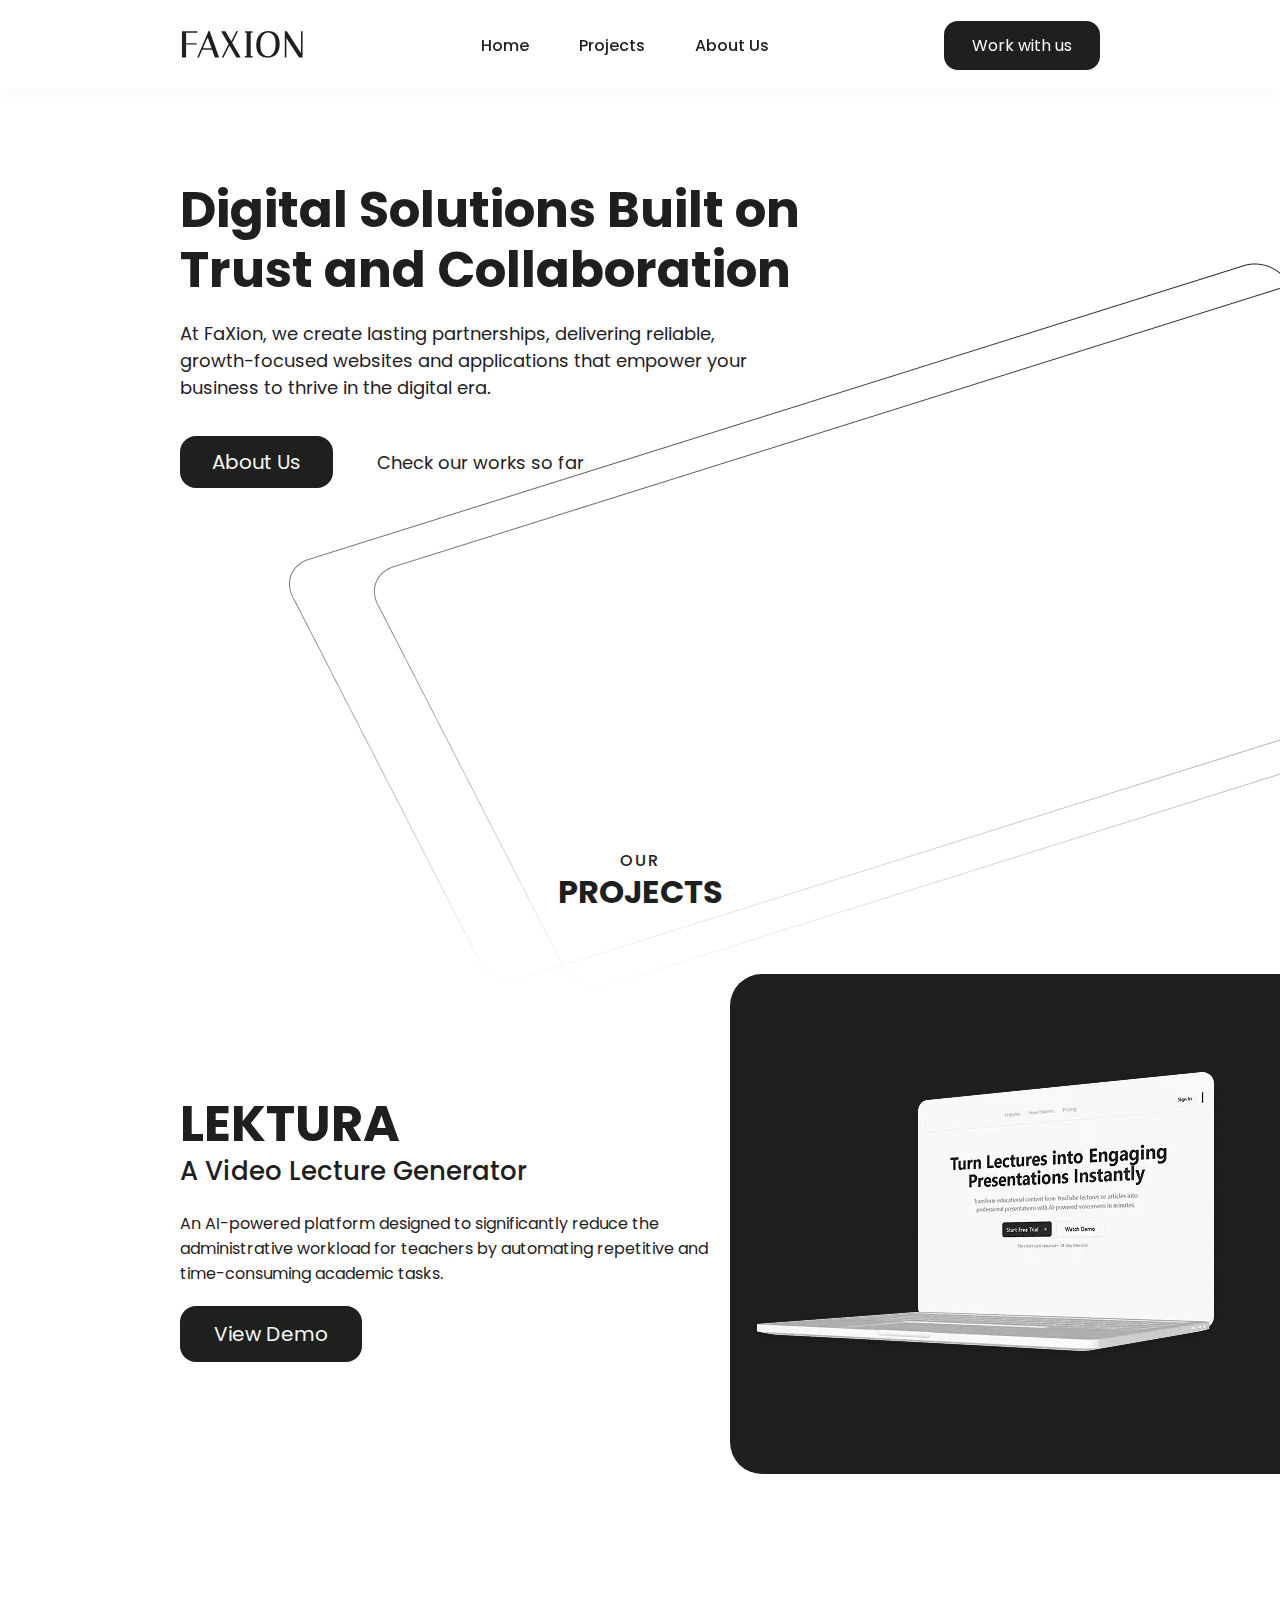
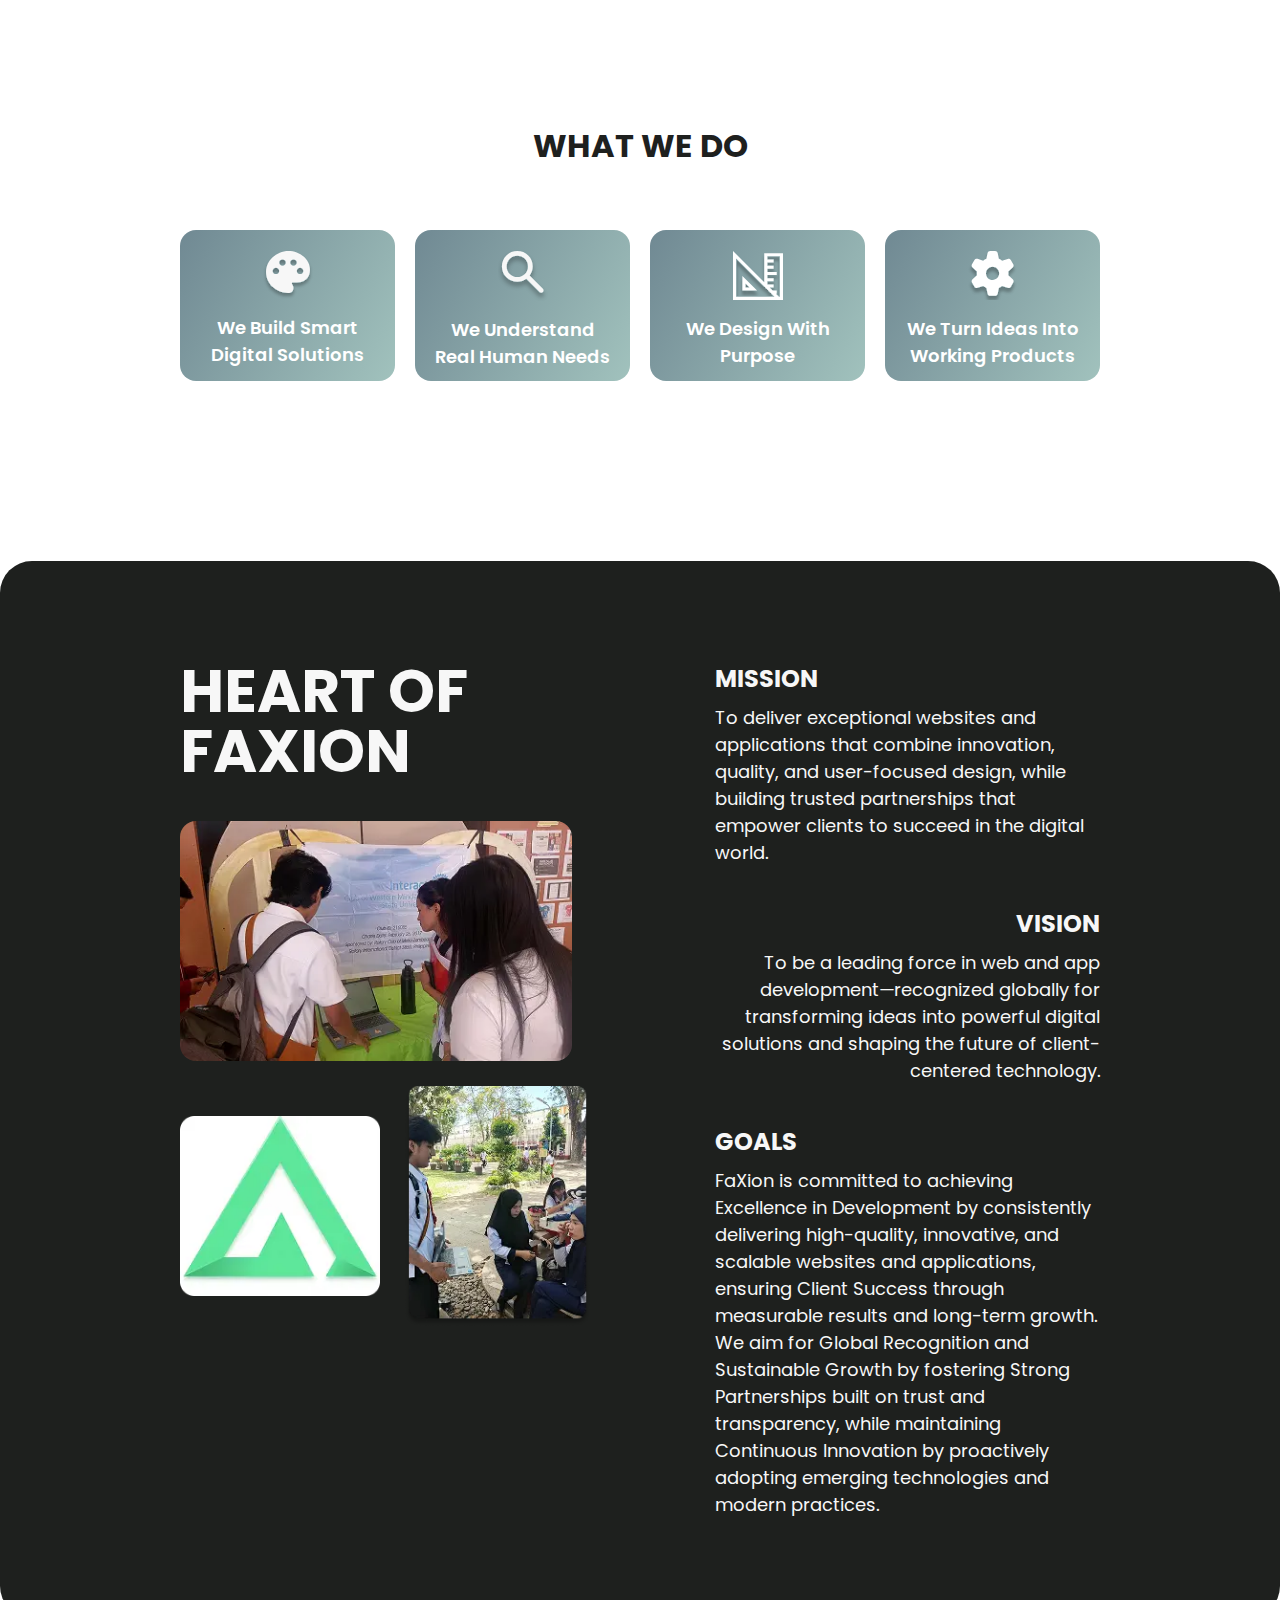
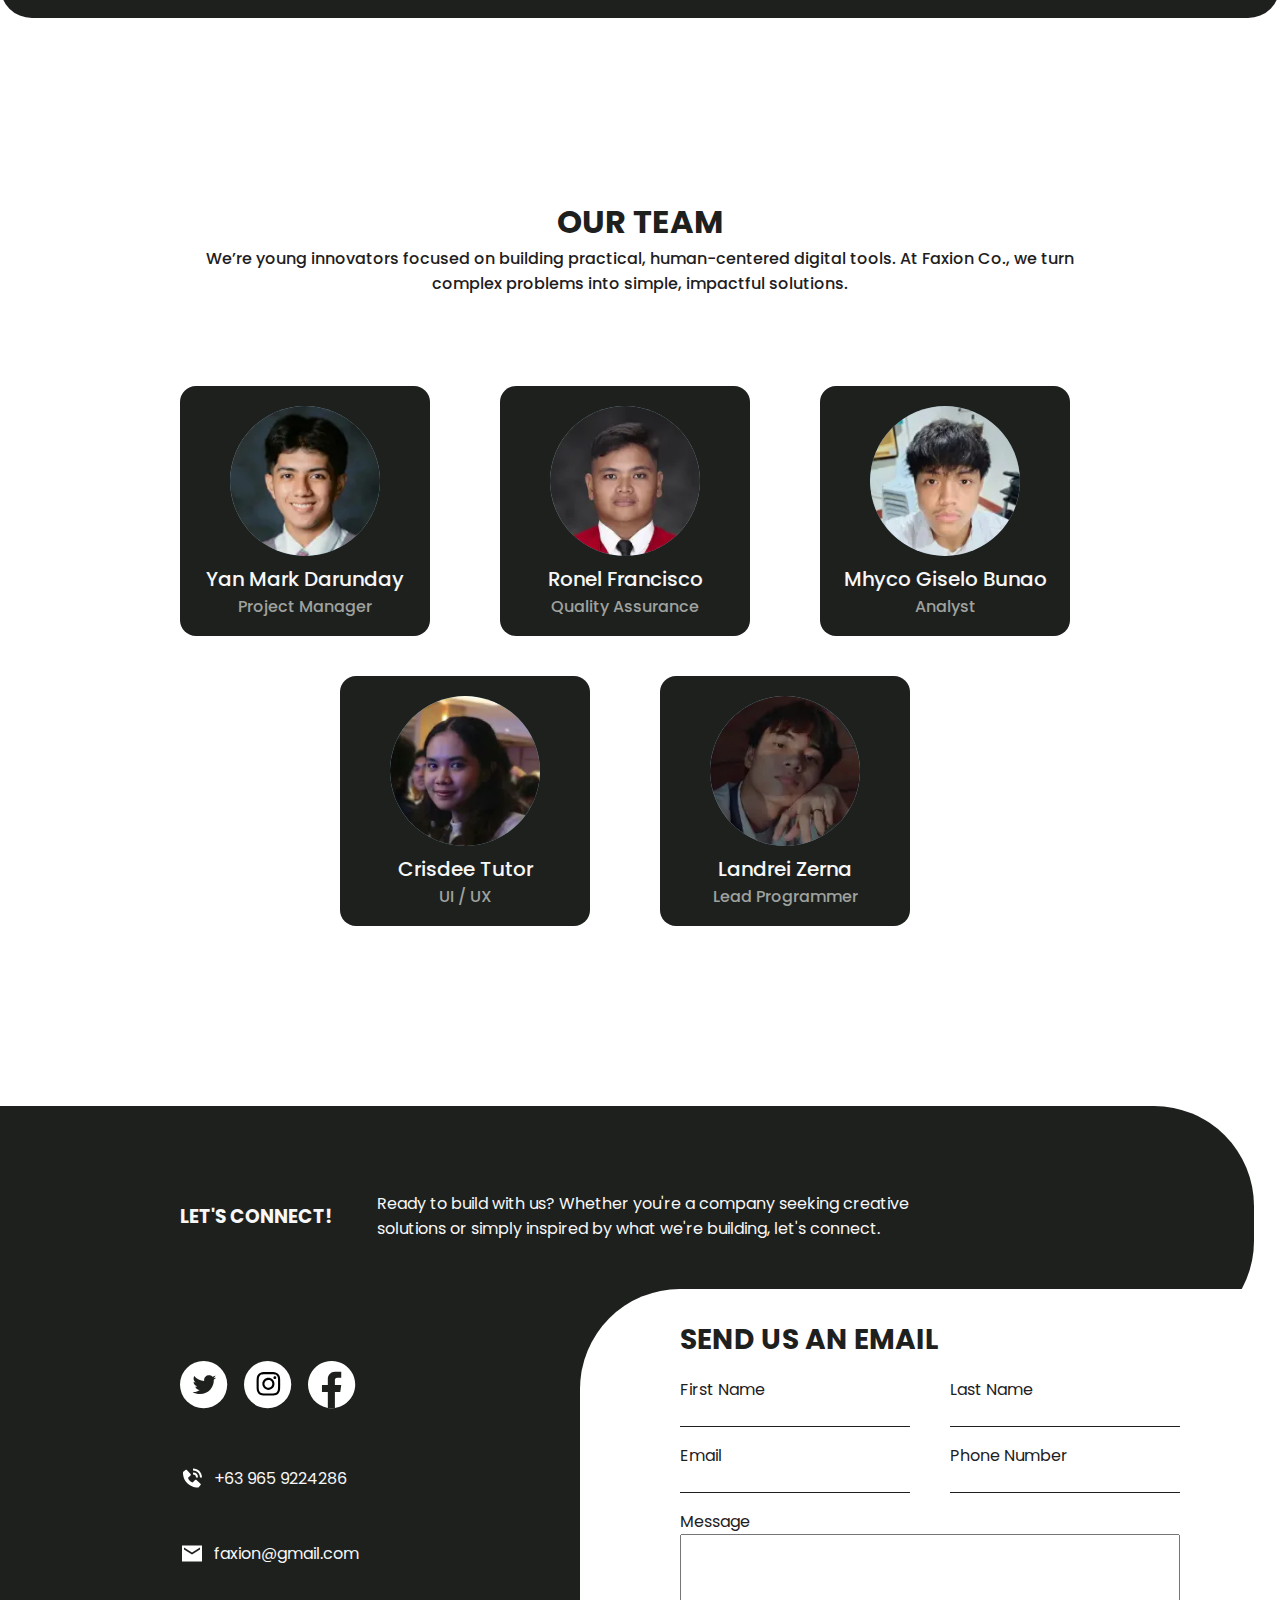
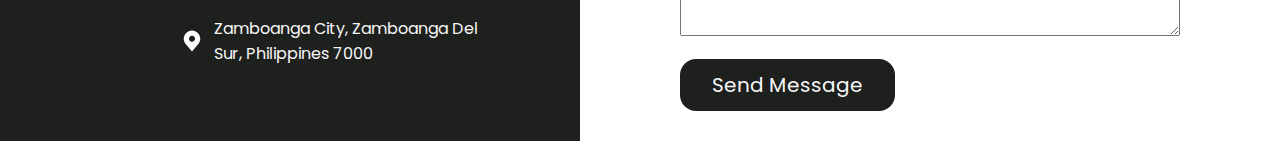
<file: index.html>
<!DOCTYPE html>
<html lang="en">
<head>
    <meta charset="UTF-8">
    <meta name="viewport" content="width=device-width, initial-scale=1.0">
    <title>FAXION</title>
    <link rel="stylesheet" href="./style.css">
    <link rel="preconnect" href="https://fonts.googleapis.com">
    <link rel="icon" href="/logo.svg" type="image/svg+xml">

<link rel="preconnect" href="https://fonts.gstatic.com" crossorigin>
<link href="https://fonts.googleapis.com/css2?family=Italiana&family=Poppins:ital,wght@0,100;0,200;0,300;0,400;0,500;0,600;0,700;0,800;0,900;1,100;1,200;1,300;1,400;1,500;1,600;1,700;1,800;1,900&family=Roboto+Serif:ital,opsz,wght@0,8..144,100..900;1,8..144,100..900&family=Roboto:ital,wght@0,100;0,300;0,400;0,500;0,700;0,900;1,100;1,300;1,400;1,500;1,700;1,900&family=Sarina&display=swap" rel="stylesheet">
</head>
<body>
    <nav class="navbar">
        <a href="#" class="nav-logo">FAXION</a>
        <ul class="nav-links">
            <li><a href="#">Home</a></li>
            <li><a href="#projects">Projects</a></li>
            <li><a href="#MVG">About Us</a></li>
        </ul>
        <a href="#contacts"><button class="nav-cta">Work with us</button></a>
    </nav>
    <section class="hero" id="hero">
        <h1>Digital Solutions Built on Trust and Collaboration</h1>
        <p>At FaXion, we create lasting partnerships, delivering reliable, growth-focused websites and applications that empower your business to thrive in the digital era.</p>
        <div class="hero-CTA">
            <a href="#MVG"><button class="btn">About Us</button></a>
            <a href="#projects">Check our works so far</a>
        </div>
        <img src="./Images/home.webp" alt="">
    </section>
    <section class="projects" id="projects">
        <div class="heading">
            <p>OUR</p>
            <h2>PROJECTS</h2>
        </div>
        <div class="project">
            <div class="project-text">
                <div class="project-name">
                    <p class="project-title">LEKTURA</p>
                    <p class="project-subtitle">A Video Lecture Generator</p>
                </div>
                <p class="project-desc">An AI-powered platform designed to significantly reduce the administrative workload for teachers by automating repetitive and time-consuming academic tasks.</p>
                <a href="https://lektura.vercel.app" target="_blank"><button class="project-btn btn">View Demo</button></a>
            </div>
            <div class="image-cont">
                <img src="./Images/mockup.webp" alt="">
            </div>
        </div>
    </section>
    <section class="services" id="services">
            <h2 class="heading">WHAT WE DO</h2>
            <div class="service-cards">
                <class class="service-card">
                    <img src="./Images/card1.svg" alt="">
                    <p class="card-title">We Build Smart Digital Solutions</p>
                    <p class="card-desc">We build innovative technology solutions for education, business, and communities.</p>
                </class>
                <class class="service-card">
                    <img src="./Images/card2.svg" alt="">
                    <p class="card-title">We Understand Real Human Needs</p>
                    <p class="card-desc">We use deep research to uncover real needs, ensuring our solutions are grounded in truth.</p>
                </class>
                <class class="service-card">
                    <img src="./Images/card3.svg" alt="">
                    <p class="card-title">We Design With Purpose</p>
                    <p class="card-desc">We create accessible and meaningful digital experiences, shaped by real user feedback and real-world testing.</p>
                </class>
                <class class="service-card">
                    <img src="./Images/card4.svg" alt="">
                    <p class="card-title">We Turn Ideas Into Working Products</p>
                    <p class="card-desc">We transform ideas into pilot-ready solutions using everything from wireframes to interactive prototypes and AI-powered tools.</p>
                </class>
            </div>
    </section>
    <section class="MVG" id="MVG">
        <div class="left">
            <h2>HEART OF FAXION</h2>
            <div class="grid-container">
                <div class="first">
                    <img src="./Images/top.webp" alt="" class="first">
                </div><br>
                <div class="second">
                    <img src="./Images//botLeft.webp" alt="" class="second">
                </div>
                <div class="third">
                    <img src="./Images/botRight.webp" alt="" class="third">
                </div>
            </div>
        </div>
        <div class="right">
            <div class="mission">
                <h3>MISSION</h3>
                <p>To deliver exceptional websites and applications that combine innovation, quality, and user-focused design, while building trusted partnerships that empower clients to succeed in the digital world.</p>
            </div>
            <div class="vision">
                <h3>VISION</h3>
                <p> To be a leading force in web and app development—recognized globally for transforming ideas into powerful digital solutions and shaping the future of client-centered technology.</p>
            </div>
            <div class="goals">
                <h3>GOALS</h3>
                <p>FaXion is committed to achieving Excellence in Development by consistently delivering high-quality, innovative, and scalable websites and applications, ensuring Client Success through measurable results and long-term growth. We aim for Global Recognition and Sustainable Growth by fostering Strong Partnerships built on trust and transparency, while maintaining Continuous Innovation by proactively adopting emerging technologies and modern practices.</p>
            </div>
        </div>
    </section>
    <section class="team" id="team">
        <h2>OUR TEAM</h2>
        <p>We’re young innovators focused on building practical, human-centered digital tools. At Faxion Co., we turn complex problems into simple, impactful solutions.</p>
        <div class="teamCard">
            <div class="memberCard">
                <img src="./Images/Yan.webp" alt="" class="img-cont">
                <p class="memberName">Yan Mark Darunday</p>
                <p class="memberRole">Project Manager</p>
            </div>
            <div class="memberCard">
                <img src="./Images/Ronel.webp" alt="" class="img-cont">
                <p class="memberName">Ronel Francisco</p>
                <p class="memberRole">Quality Assurance</p>
            </div>
            <div class="memberCard">
                <img src="./Images/Mhyco.webp" alt="" class="img-cont">
                <p class="memberName">Mhyco Giselo Bunao</p>
                <p class="memberRole">Analyst</p>
            </div>
            <div class="memberCard">
                <img src="./Images/Crisdee.webp" alt="" class="img-cont">
                <p class="memberName">Crisdee Tutor</p>
                <p class="memberRole">UI / UX</p>
            </div>
            <div class="memberCard">
                <img src="./Images/Landrei.webp" alt="" class="img-cont">
                <p class="memberName">Landrei Zerna</p>
                <p class="memberRole">Lead Programmer</p>
            </div>
        </div>
    </section>
    <section class="contacts" id="contacts">
        <div class="top">
            <h3>LET'S CONNECT!</h3>
            <p>Ready to build with us? Whether you're a company seeking creative solutions or simply inspired by what we're building, let's connect.</p>
            <div class="space"></div>
        </div>
        <div class="bottom">
            <div class="bottom-left">
                <div class="socials">
                    <a href="https://x.com/Faxioncompany" target="_blank"><img src="./Images/tweeter.svg" alt="" class="tweeter"></a>
                    <a href="https://www.instagram.com/faxioncompany/?next=%2F" target="_blank"><img src="./Images/instagram.svg" alt="" class="instagram"></a>
                    <a href="https://www.facebook.com/profile.php?id=61584624385543" target="_blank"><img src="./Images/facebook.svg" alt="" class="facebook"></a>
                </div>
                <div class="contacts">
                    <div class="phone">
                        <img src="./Images/phone.svg" alt="">
                        <p>+63 965 9224286</p>
                    </div>
                    <div class="gmail">
                        <img src="./Images/mail.svg" alt="">
                        <p>faxion@gmail.com</p>
                    </div>
                    <div class="location">
                        <img src="./Images/locationsvg.svg" alt="">
                        <p>Zamboanga City, Zamboanga Del Sur, Philippines 7000</p>
                    </div>
                </div>
            </div>
            <div class="bottom-right">
                <p>SEND US AN EMAIL</p>
                <form action="https://api.web3forms.com/submit" method="POST">
                    <!-- Web3Forms Access Key -->
                    <input type="hidden" name="access_key" value="e004e42e-18ea-4d89-bde8-42314dfe0b8f">

                    <!-- Explicit Gmail recipient -->
                    <input type="hidden" name="email_to" value="ydarunday@gmail.com">
                    
                    <!-- Redirect to success page after submit -->
                    <input type="hidden" name="redirect" value="/success.html">
                    
                    <!-- Your form fields -->
                    <div class="name">
                        <div class="firstNameGroup">
                            <label for="fname" class="form-label">First Name</label><br>
                            <input type="text" id="fname" name="first_name" class="form-input" required>
                        </div>
                        <div class="lastNameGroup">
                            <label for="lname" class="form-label">Last Name</label><br>
                            <input type="text" id="lname" name="last_name" class="form-input" required>
                        </div>
                    </div>

                    <div class="Pcontacts">
                        <div class="emailGroup">
                            <label for="email" class="form-label">Email</label><br>
                            <input type="email" id="email" name="email" class="form-input" required>
                        </div>
                        <div class="phoneGroup">
                            <label for="phone" class="form-label">Phone Number</label><br>
                            <input type="tel" id="phone" name="phone" class="form-input" required>
                        </div>
                    </div>

                    <label for="message" class="form-label">Message</label><br>
                    <textarea id="message" name="message" rows="5" class="form-textarea" required></textarea>

                    <br>
                    <button type="submit" class="form-button">Send Message</button>
                </form>

            </div>
        </div>
    </section>
</body>
</html>
</file>
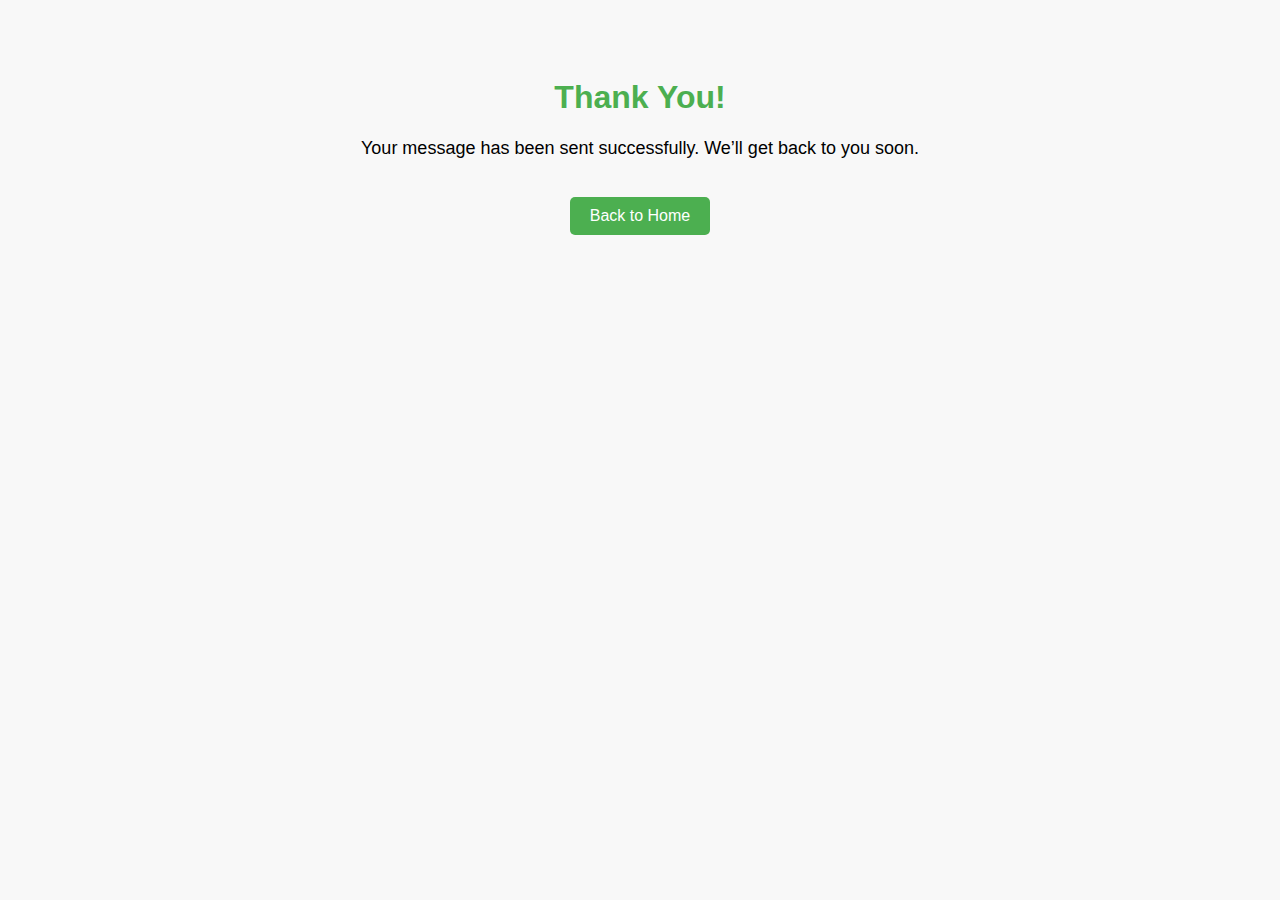
<file: success.html>
<!DOCTYPE html>
<html lang="en">
<head>
    <meta charset="UTF-8">
    <title>Message Sent</title>
    <style>
        body {
            font-family: Arial, sans-serif;
            text-align: center;
            padding: 50px;
            background-color: #f8f8f8;
        }
        h1 {
            color: #4CAF50;
        }
        p {
            font-size: 18px;
        }
        a {
            display: inline-block;
            margin-top: 20px;
            text-decoration: none;
            color: #fff;
            background-color: #4CAF50;
            padding: 10px 20px;
            border-radius: 5px;
        }
    </style>
</head>
<body>
    <h1>Thank You!</h1>
    <p>Your message has been sent successfully. We’ll get back to you soon.</p>
    <a href="/">Back to Home</a>
</body>
</html>
</file>
<file: style.css>
* {
  box-sizing: border-box;
  padding: 0;
  margin: 0;
  font-family: "Poppins";
  color: #1e201e;
}

p {
  font-size: 16px;
}

a {
  text-decoration: none;
}

.btn:hover {
    cursor: pointer;
}

section {
  padding: 180px;
}

/* Nav */

.navbar {
  position: fixed;
  top: 0;
  left: 0;
  width: 100%;
  height: 90px;
  display: flex;
  justify-content: space-between;
  align-items: center;
  padding: 0 180px;
  background-color: rgba(255, 255, 255, 0.95);
  backdrop-filter: blur(8px);
  z-index: 1000;
  box-shadow: 0 2px 15px rgba(0, 0, 0, 0.03);
  transition: all 0.3s ease;
}

.nav-logo {
  font-family: "Italiana", serif;
  font-size: 36px;
  font-weight: bold;
  letter-spacing: 2px;
  color: #1e201e;
}

.nav-links {
  display: flex;
  list-style: none;
  gap: 50px;
  align-items: center;
}

.nav-links a {
  font-size: 16px;
  font-weight: 500;
  color: #1e201e;
  position: relative;
  transition: color 0.3s;
}

.nav-links a::after {
  content: "";
  position: absolute;
  width: 0;
  height: 2px;
  bottom: -5px;
  left: 0;
  background-color: #1e201e;
  transition: width 0.3s;
}

.nav-links a:hover::after {
  width: 100%;
}

.nav-cta {
  font-size: 16px;
  color: #f7f7f7;
  padding: 12px 28px;
  border: none;
  border-radius: 14px;
  background-color: #1e201e;
  transition: transform 0.2s, background-color 0.3s;
}

.nav-cta:hover {
  transform: scale(1.05);
  background-color: #333;
  cursor: pointer;
}

/* Hero */
.hero {
  display: flex;
  flex-direction: column;
  row-gap: 20px;
  position: relative;
}

.hero img {
  position: absolute;
  right: 0px;
  top: 250px;
  pointer-events: none;
}

.hero > h1 {
  font-size: 50px;
  line-height: 60px;
  letter-spacing: -1.25%;
  width: 750px;
}

.hero > p {
  font-size: 18px;
  width: 600px;
}

.hero button {
  font-size: 20px;
  color: #f7f7f7;
  padding: 11px 32px;
  border: none;
  border-radius: 16px;
  background-color: #1e201e;
  margin-right: 40px;
}

.hero-CTA {
  margin-top: 15px;
}

.hero a {
  font-size: 18px;
}

/* Projects */
.projects .heading {
  display: flex;
  flex-direction: column;
  align-items: center;
  margin-bottom: 170px;
}

.heading p {
  font-size: 22;
  font-weight: 500;
  letter-spacing: 2px;
}

.heading h2 {
  font-size: 32px;
  letter-spacing: -4%;
  font-weight: bold;
  margin-top: -5px;
}

.project {
  width: 100%;
  display: flex;
  justify-content: space-between;
  align-items: center;
}

.project-text {
  width: 530px;
  display: flex;
  flex-direction: column;
  row-gap: 20px;
}

.project-title {
  font-size: 50px;
  font-weight: bold;
  letter-spacing: -4%;
}

.project-subtitle {
  font-size: 26px;
  font-weight: 500;
  letter-spacing: -4%;
  margin-top: -10px;
}

.project-btn {
  color: #f7f7f7;
  font-size: 20px;
  padding: 13px 34px;
  border: none;
  border-radius: 16px;
  background-color: #1e201e;
  align-self: flex-start;
}

.image-cont {
  height: 500px;
  width: 550px;
  border-top-left-radius: 32px;
  border-bottom-left-radius: 32px;
  background-color: #1e201e;
  position: absolute;
  right: 0;
}

/* Services */

.services h2 {
  font-size: 32px;
  text-align: center;
  margin-bottom: 60px;
}

.service-cards {
  display: flex;
  flex-direction: row;
  column-gap: 20px;
}

.service-card {
  display: flex;
  flex-direction: column;
  padding: 11px 20px;
  background: linear-gradient(120deg, #708993, #a1c2bd);
  width: 250px;
  border-radius: 16px;
  text-align: center;
}

.card-title {
  color: rgb(255, 255, 255);
  font-weight: 600;
  font-size: 18px;
}

.card-desc {
  display: none;
}

.service-card img {
  margin-left: auto;
  margin-right: auto;
  margin-bottom: 15px;
  margin-top: 10px;
  width: 50px;
}

/* MVG */
.MVG {
  background-color: #1e201e;
  border-radius: 32px;
  padding-top: 100px;
  padding-bottom: 100px;
  display: flex;
  column-gap: 100px;
}

.MVG h2,
.MVG h3,
.MVG p {
  color: #f7f7f7;
}

.left {
  width: 50%;
  display: flex;
  flex-direction: column;
  row-gap: 40px;
}

.left h2 {
  font-size: 60px;
  font-weight: bold;
  line-height: 100%;
}

.grid-container {
  display: grid;
  grid-template-columns: 1fr 1fr 1fr;
  align-items: center;
  gap: 25px;
}

.grid-container .item {
  background-color: #f7f7f7;
  padding: 20px;
}

.first {
  grid-column: span 2;
  height: 240px;
  border-radius: 16px;
}

.second {
  height: 180px;
  width: 200px;
}

.third {
  height: 240px;
}

.right {
  width: 50%;
  display: flex;
  flex-direction: column;
  row-gap: 40px;
}

.right h3 {
  font-size: 24px;
  margin-bottom: 8px;
}

.right p {
  font-size: 18px;
}

.vision {
  text-align: end;
}

/* Team */
.team h2,
.team p {
  text-align: center;
}

.team h2 {
  font-size: 32px;
}

.team p {
  font-weight: 500;
}

.teamCard {
  display: grid;
  grid-template-columns: repeat(6, 1fr);
  gap: 40px;
  margin-top: 90px;
}

.memberCard {
  width: 250px;
  height: 250px;
  padding: 20px;
  grid-column: span 2;
  display: flex;
  flex-direction: column;
  background-color: #1e201e;
  border-radius: 16px;
}

.memberCard:nth-child(4) {
  grid-column: 2 / span 2;
}

.memberCard .img-cont {
  width: 150px;
  height: 150px;
  border-radius: 50%;
  margin: auto;
  background-color: #708993;
  margin-bottom: 8px;
}

.memberName {
  font-size: 20px;
  font-weight: 500;
  color: #f7f7f7;
}

.memberRole {
  color: #9ea29e;
}

/* Contacts */
.contacts {
  padding: 0;
  display: flex;
  flex-direction: column;
}

.contacts p,
.contacts h3 {
  color: #f7f7f7;
}

.top {
  width: 98%;
  display: flex;
  column-gap: 45px;
  align-items: center;
  padding-left: 180px;
  padding-top: 85px;
  padding-bottom: 100px;
  background-color: #1e201e;
  border-top-right-radius: 100px;
  border-bottom-right-radius: 100px;
}

.top p {
  width: 600px;
}

.bottom {
  height: 400px;
  display: flex;
  position: relative;
}

.bottom-left {
  height: auto;
  padding-top: 20px;
  padding-left: 180px;
  padding-right: 65px;
  background-color: #1e201e;
  width: 700px;
  display: flex;
  flex-direction: column;
  row-gap: 50px;
}

.bottom-left p {
  color: #f7f7f7;
}

.socials {
  display: flex;
  column-gap: 16px;
}

.phone,
.gmail,
.location {
  display: flex;
  column-gap: 10px;
  margin-bottom: 50px;
}

.location p {
  width: 280px;
}

.bottom-right {
  width: 700px;
  padding: 30px 100px;
  border-top-left-radius: 100px;
  background-color: #ffffff;
  position: absolute;
  right: 0px;
  bottom: 0;
  z-index: 100;
}

.bottom-right p {
  margin-bottom: 16px;
  color: #1e201e;
  font-size: 28px;
  font-weight: bold;
}

form {
  /* outline: 1px solid red; */
  width: 100%;
}

.name {
  display: flex;
  justify-content: space-between;
  margin-bottom: 16px;
}

.Pcontacts {
  display: flex;
  justify-content: space-between;
  margin-bottom: 16px;
}

.form-input {
  width: 230px;
  border: none;
  border-bottom: 1px solid #1e201e;
}

.form-textarea {
  width: 100%;
  margin-bottom: 16px;
}

.form-input:focus,
.form-textarea:focus {
  outline: none;
  border: none;
  border-bottom: 1px solid #1e201e;
  box-shadow: none;
}

.form-button {
  font-size: 20px;
  color: #f7f7f7;
  padding: 11px 32px;
  border: none;
  border-radius: 16px;
  background-color: #1e201e;
  margin-right: 40px;
}
</file>
